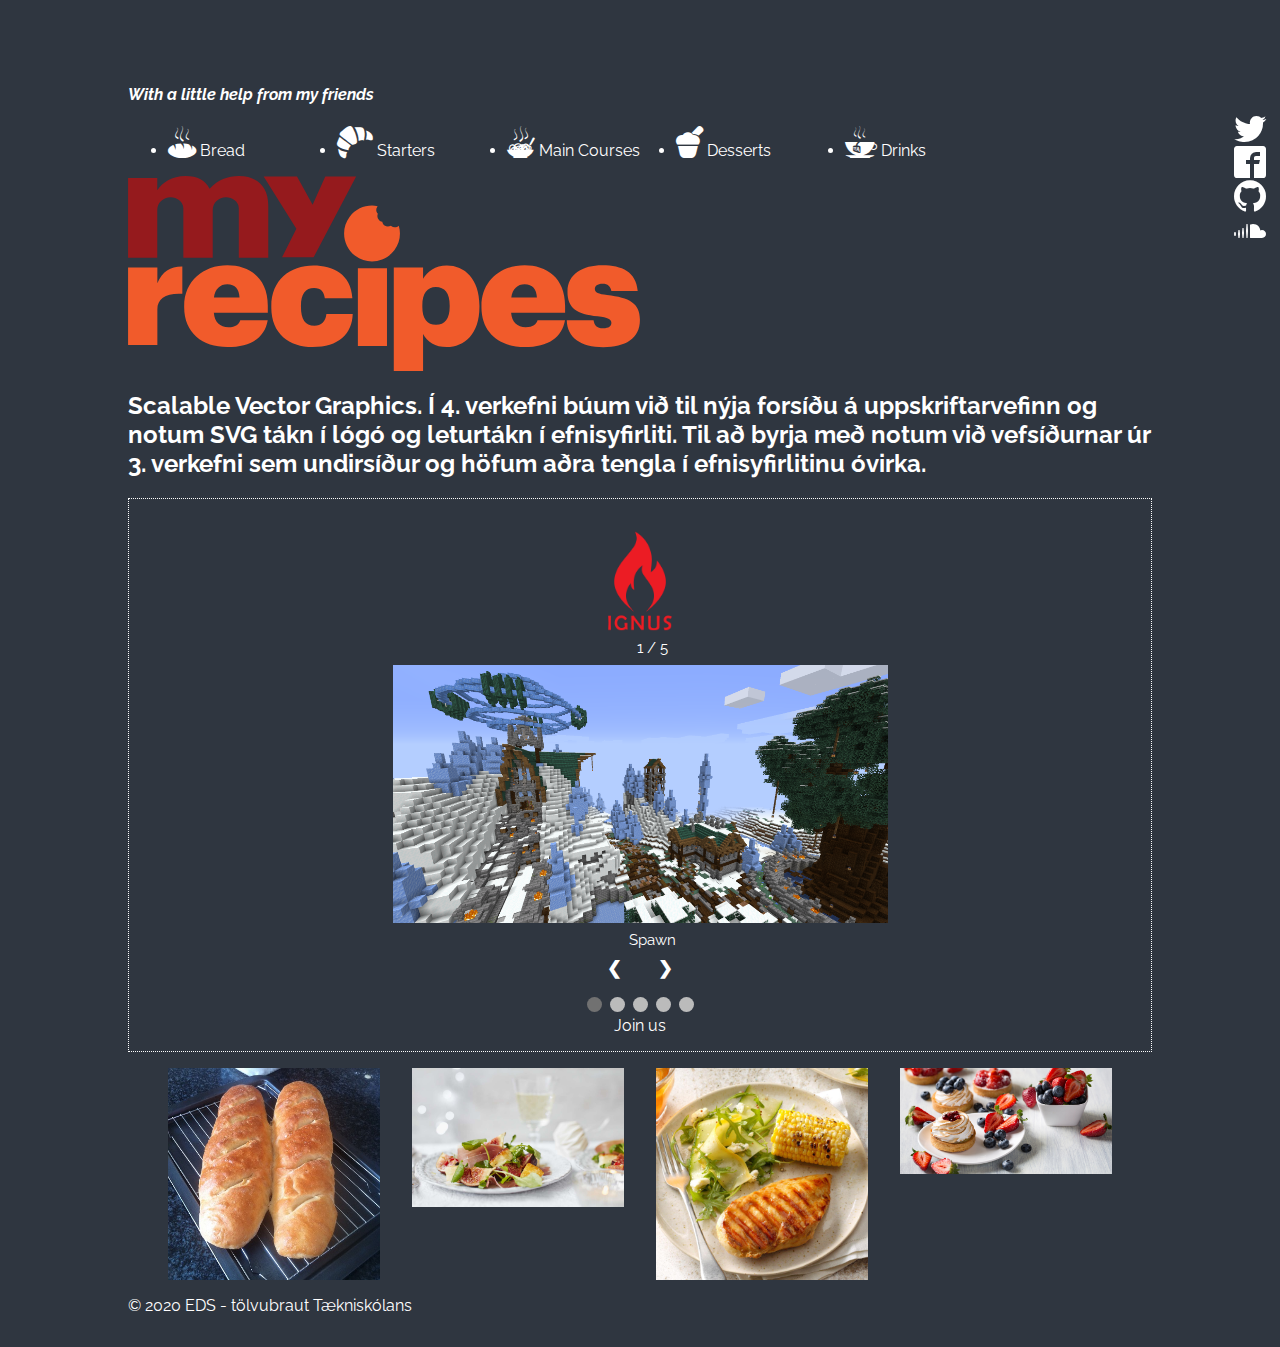
<file: index.html>
<!DOCTYPE html>
<html lang="is">
<head>
    <meta charset="UTF-8">
    <meta name="viewport" content="width=device-width, initial-scale=1.0">
    <link href="https://fonts.googleapis.com/css?family=Raleway&display=swap" rel="stylesheet">
    <link rel="stylesheet" href="css/styless.min.css">
    <title>My Recipes</title>
</head>
<body class="container">
    <header class="headcol-2">
        <div>
            <h4><em>With a little help from my friends</em></h4>
        </div>
        <nav class="topnav">
            <ul class="topmenu">
                <li><a href="bread.html"><span class="icon-Bread"></span> Bread</a></li>
                <li><a href="#"><span class="icon-Starters"></span> Starters</a></li>
                <li><a href="#"><span class="icon-Meals"></span> Main Courses</a></li>
                <li><a href="#"><span class="icon-Sweets"></span> Desserts</a></li>
                <li><a href="#"><span class="icon-Drinks"></span> Drinks</a></li>
            </ul>
        </nav>
    </header>
    <main>
        <section class="col-3-1">
            <div class="splashlogo">
                <img src="img/my-recipes.svg" width="50%" title="myrecipes lógó">
            </div>
            <div class="kynning">
                <h2>Scalable Vector Graphics. Í 4. verkefni búum við til nýja forsíðu á uppskriftarvefinn og notum SVG tákn í lógó og leturtákn í efnisyfirliti.  Til að byrja með notum við vefsíðurnar úr 3. verkefni sem undirsíður og höfum aðra tengla í efnisyfirlitinu óvirka. </h2>
            </div>
            <div class="auglysing">
                <p><div class="ad1">
<img src="img/Ignus_Logo.jpg" width="12.5%" class="ad">
<meta name="viewport" content="width=device-width, initial-scale=1">
</head>
<body>

<div class="slideshow-container">

<div class="mySlides fade">
  <div class="numbertext">1 / 5</div>
  <img src="img/spawn.png" width="50%">
  <div class="text">Spawn</div>
</div>

<div class="mySlides fade">
  <div class="numbertext">2 / 5</div>
  <img src="img/Japan.png" width="50%">
  <div class="text">Nice Houses</div>
</div>

<div class="mySlides fade">
  <div class="numbertext">3 / 5</div>
  <img src="img/Storage.png" width="50%">
  <div class="text">Good Storage</div>
</div>
<div class="mySlides fade">
    <div class="numbertext">4 / 5</div>
    <img src="img/Koral.png" width="50%" class="ad4">
    <div class="text">a vast ocean</div>
  </div>
  <div class="mySlides fade">
    <div class="numbertext">5 / 5</div>
    <img src="img/Human.png" width="50%">
    <div class="text">no Quarintine</div>
  </div>

<a class="prev" onclick="plusSlides(-1)">&#10094;</a>
<a class="next" onclick="plusSlides(1)">&#10095;</a>

</div>
<br>

<div style="text-align:center">
  <span class="dot" onclick="currentSlide(1)"></span> 
  <span class="dot" onclick="currentSlide(2)"></span> 
  <span class="dot" onclick="currentSlide(3)"></span>
  <span class="dot" onclick="currentSlide(4)"></span>
  <span class="dot" onclick="currentSlide(5)"></span> 
</div>

<script>
var slideIndex = 1;
showSlides(slideIndex);

function plusSlides(n) {
  showSlides(slideIndex += n);
}

function currentSlide(n) {
  showSlides(slideIndex = n);
}

function showSlides(n) {
  var i;
  var slides = document.getElementsByClassName("mySlides");
  var dots = document.getElementsByClassName("dot");
  if (n > slides.length) {slideIndex = 1}    
  if (n < 1) {slideIndex = slides.length}
  for (i = 0; i < slides.length; i++) {
      slides[i].style.display = "none";  
  }
  for (i = 0; i < dots.length; i++) {
      dots[i].className = dots[i].className.replace(" active", "");
  }
  slides[slideIndex-1].style.display = "block";  
  dots[slideIndex-1].className += " active";
}
</script>
<a href="https://discord.gg/8hwRn3z" target="_blank" class="ad1">Join us</a>
</div>
            <div>
        </section>
        <figure class="col-4">
            <img src="img/bread.jpg" title="bread">
            <img src="img/FigHamStarter.jpg"title="starters">
            <img src="img/Grilled-Buttermilk-Chicken.jpg"itle="courses">
            <img src="img/desserts-hero.jpg"title="desserts">
        </figure>
    </main>
    <footer><p>&copy; 2020 EDS - tölvubraut Tækniskólans</p></footer>
<div class="sMedia">
    <div class="bubbles">
        <a href="http://twitter.com" title="Twitter">
            <span class="icon-twitter"> </span>
        </a>
    </div>
    <div class="facebook">
        <a href="https://facebook.com" title="Facebook">
            <span class="icon-facebook2"> </span>
        </a> 
    </div>
    <div class="github"> 
        <a href="https://github.com/Tardis2105/resipies_Template/tree/gh-pages" title="Github">
            <span class="icon-github"> </span>
        </a>
    </div>
    <div class="soundcloud"> 
        <a href="https://soundcloud.com/" title="Soundcloud">
            <span class="icon-soundcloud"> </span>
        </a>
    </div>
</div>
</body>
</html>
</file>
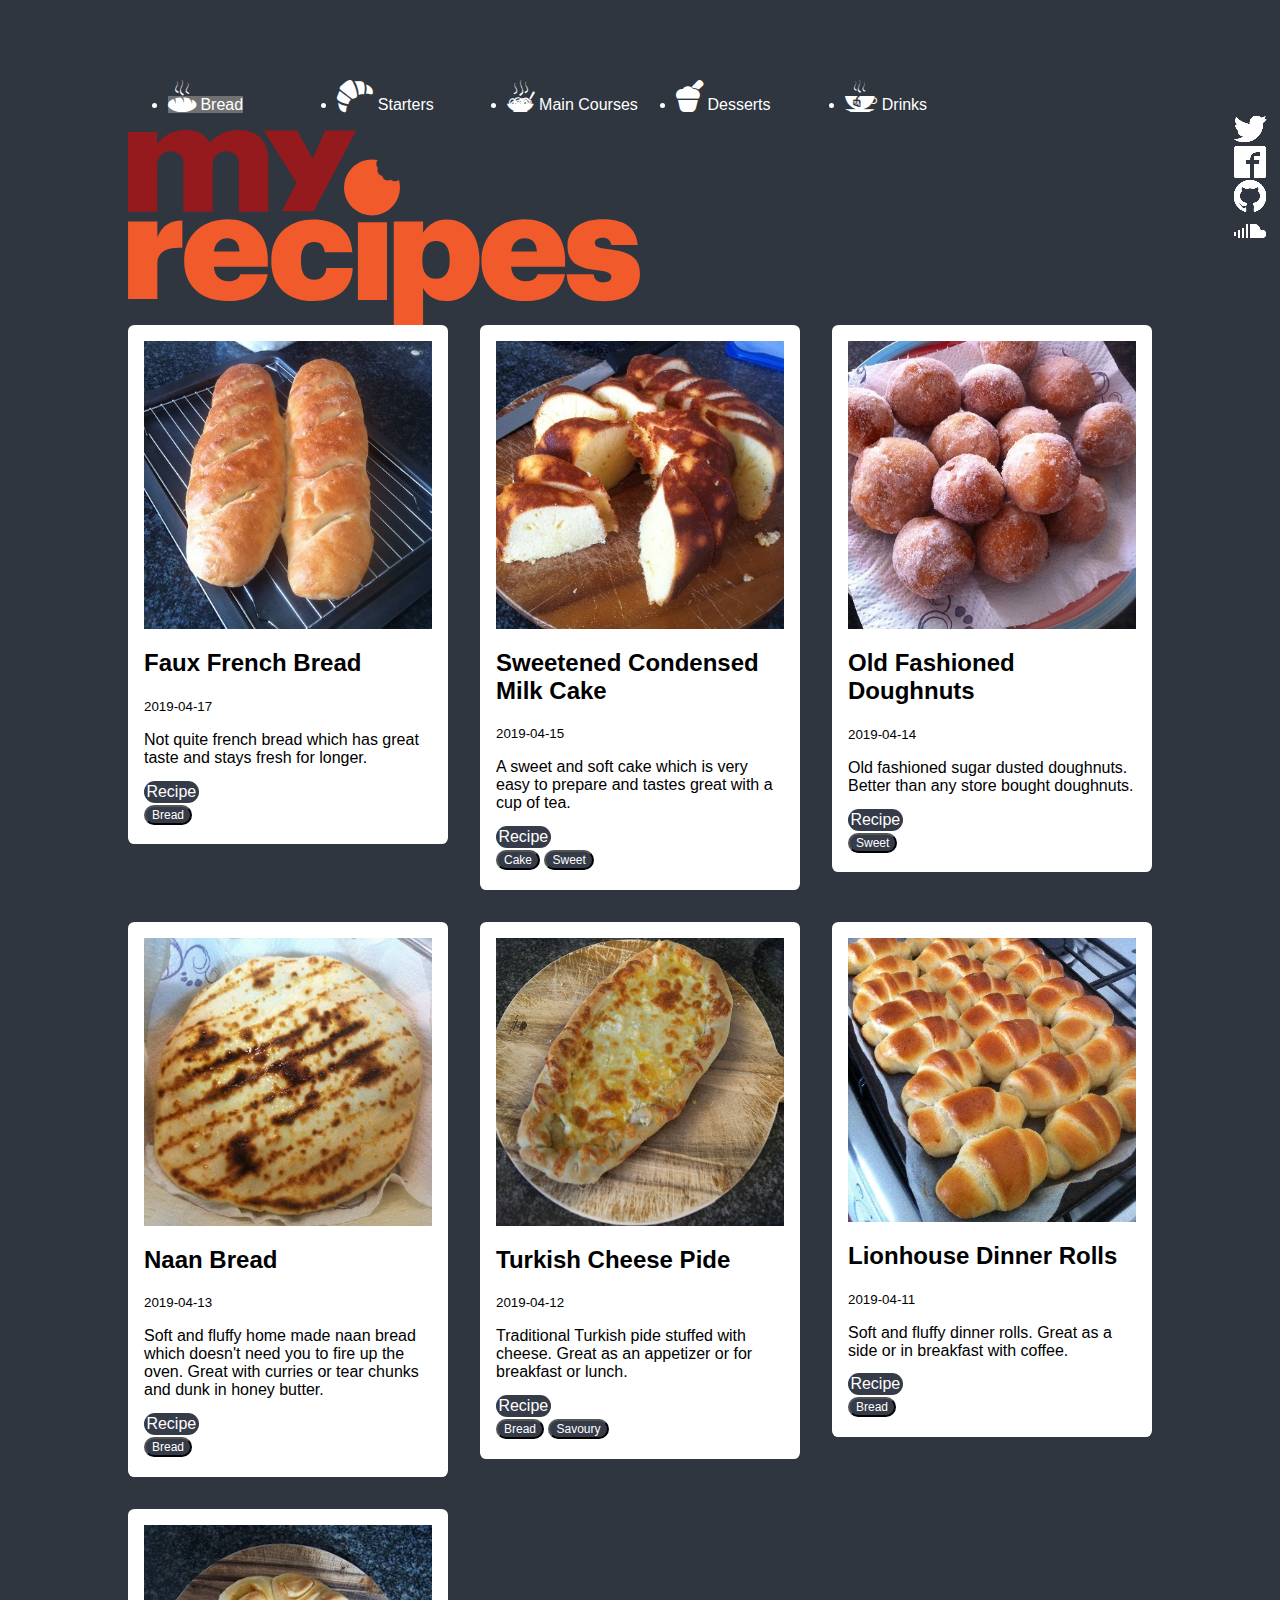
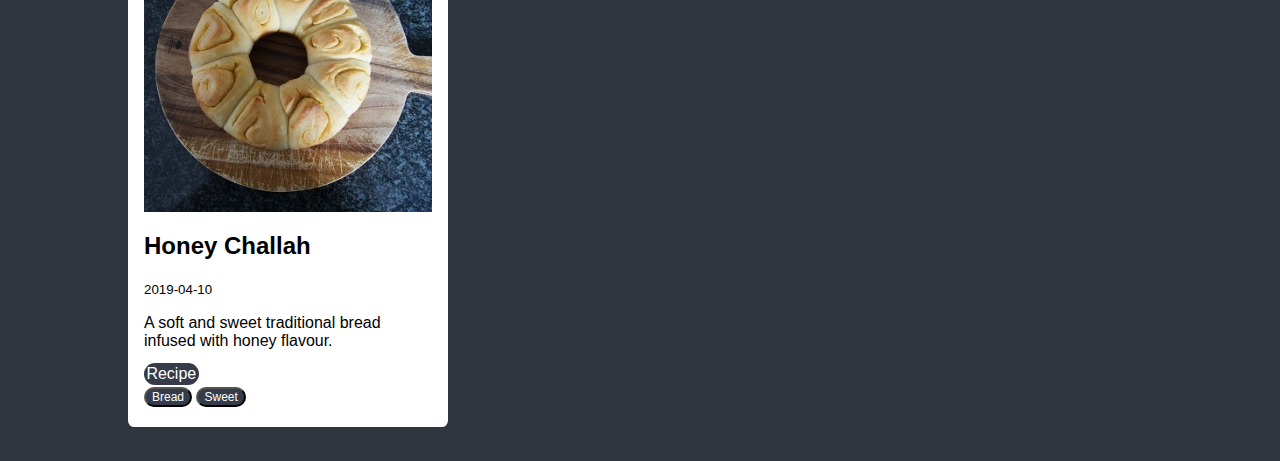
<file: bread.html>
<!DOCTYPE html>

<html lang="en">
<head>
    <meta charset="UTF-8">
    <meta name="viewport" content="width=device-width, initial-scale=1.0">
    <meta http-equiv="X-UA-Compatible" content="ie=edge">
    <!--link rel="stylesheet" href="https://cdn.jsdelivr.net/npm/picnic@6.5.0/picnic.min.css"-->
    <link rel="stylesheet" href="css/styless.min.css">
    <title>My Recipes</title>
</head>
<body class="container">
    
    
<nav class="topnav">
    <ul class="topmenu">
        <li><a href="bread.html" class="active"><span class="icon-Bread"></span> Bread</a></li>
        <li><a href="#"><span class="icon-Starters"></span> Starters</a></li>
        <li><a href="#"><span class="icon-Meals"></span> Main Courses</a></li>
        <li><a href="#"><span class="icon-Sweets"></span> Desserts</a></li>
        <li><a href="#"><span class="icon-Drinks"></span> Drinks</a></li>
    </ul>
</nav>
<div class="splashlogo"><a href="index.html">
    <img src="img/my-recipes.svg" width="50%" title="myrecipes logo">
    </a>
</div>
<div class="col-3">



    <div>

        <article class="card">
            <header>
                <img src="img/bread.jpg">
            </header>
            <footer>
                <h2>Faux French Bread</h2>
                <small>2019-04-17</small>
                <p>
                    Not quite french bread which has great taste and stays fresh for longer.
                </p>
                <a class="button" href="posts/french-bread.html">Recipe</a>
                <br>
                
                
                    <button class="shyButton mybutton">Bread</button>
                
            </footer>
            
        </article>

    </div>
    <div class="sMedia">
        <div class="bubbles">
            <a href="http://twitter.com" title="Twitter">
                <span class="icon-twitter"> </span>
            </a>
        </div>
        <div class="facebook">
            <a href="https://facebook.com" title="Facebook">
                <span class="icon-facebook2"> </span>
            </a> 
        </div>
        <div class="github"> 
            <a href="#" title="Github">
                <span class="icon-github"> </span>
            </a>
        </div>
        <div class="soundcloud"> 
            <a href="https://soundcloud.com/" title="Soundcloud">
                <span class="icon-soundcloud"> </span>
            </a>
        </div>
    </div>
<!-- 
    <p>
            <h2>1: <a href="posts/french-bread.html">Faux French Bread</a> <small>2019-04-17</small></h2>
            Not quite french bread which has great taste and stays fresh for longer.
        </p> -->



    <div>

        <article class="card">
            <header>
                <img src="img/cond-milk-cake.jpg">
            </header>
            <footer>
                <h2>Sweetened Condensed Milk Cake</h2>
                <small>2019-04-15</small>
                <p>
                    A sweet and soft cake which is very easy to prepare and tastes great with a cup of tea.
                </p>
                <a class="button" href="posts/condensed-milk-cake.html">Recipe</a>
                <br>
                
                
                    <button class="shyButton mybutton">Cake</button>
                
                    <button class="shyButton mybutton"> Sweet</button>
                
            </footer>
            
        </article>

    </div>
    <div class="sMedia">
        <div class="bubbles">
            <a href="http://twitter.com" title="Twitter">
                <span class="icon-twitter"> </span>
            </a>
        </div>
        <div class="facebook">
            <a href="https://facebook.com" title="Facebook">
                <span class="icon-facebook2"> </span>
            </a> 
        </div>
        <div class="github"> 
            <a href="#" title="Github">
                <span class="icon-github"> </span>
            </a>
        </div>
        <div class="soundcloud"> 
            <a href="https://soundcloud.com/" title="Soundcloud">
                <span class="icon-soundcloud"> </span>
            </a>
        </div>
    </div>
<!-- 
    <p>
            <h2>2: <a href="posts/condensed-milk-cake.html">Sweetened Condensed Milk Cake</a> <small>2019-04-15</small></h2>
            A sweet and soft cake which is very easy to prepare and tastes great with a cup of tea.
        </p> -->



    <div>

        <article class="card">
            <header>
                <img src="img/doughnuts.jpg">
            </header>
            <footer>
                <h2>Old Fashioned Doughnuts</h2>
                <small>2019-04-14</small>
                <p>
                    Old fashioned sugar dusted doughnuts. Better than any store bought doughnuts.
                </p>
                <a class="button" href="posts/doughnuts.html">Recipe</a>
                <br>
                
                
                    <button class="shyButton mybutton">Sweet</button>
                
            </footer>
            
        </article>

    </div>
    <div class="sMedia">
        <div class="bubbles">
            <a href="http://twitter.com" title="Twitter">
                <span class="icon-twitter"> </span>
            </a>
        </div>
        <div class="facebook">
            <a href="https://facebook.com" title="Facebook">
                <span class="icon-facebook2"> </span>
            </a> 
        </div>
        <div class="github"> 
            <a href="#" title="Github">
                <span class="icon-github"> </span>
            </a>
        </div>
        <div class="soundcloud"> 
            <a href="https://soundcloud.com/" title="Soundcloud">
                <span class="icon-soundcloud"> </span>
            </a>
        </div>
    </div>
<!-- 
    <p>
            <h2>3: <a href="posts/doughnuts.html">Old Fashioned Doughnuts</a> <small>2019-04-14</small></h2>
            Old fashioned sugar dusted doughnuts. Better than any store bought doughnuts.
        </p> -->



    <div>

        <article class="card">
            <header>
                <img src="img/naan.jpg">
            </header>
            <footer>
                <h2>Naan Bread</h2>
                <small>2019-04-13</small>
                <p>
                    Soft and fluffy home made naan bread which doesn't need you to fire up the oven. Great with curries or tear chunks and dunk in honey butter.
                </p>
                <a class="button" href="posts/naan.html">Recipe</a>
                <br>
                
                
                    <button class="shyButton mybutton">Bread</button>
                
            </footer>
            
        </article>

    </div>
    <div class="sMedia">
        <div class="bubbles">
            <a href="http://twitter.com" title="Twitter">
                <span class="icon-twitter"> </span>
            </a>
        </div>
        <div class="facebook">
            <a href="https://facebook.com" title="Facebook">
                <span class="icon-facebook2"> </span>
            </a> 
        </div>
        <div class="github"> 
            <a href="#" title="Github">
                <span class="icon-github"> </span>
            </a>
        </div>
        <div class="soundcloud"> 
            <a href="https://soundcloud.com/" title="Soundcloud">
                <span class="icon-soundcloud"> </span>
            </a>
        </div>
    </div>
<!-- 
    <p>
            <h2>4: <a href="posts/naan.html">Naan Bread</a> <small>2019-04-13</small></h2>
            Soft and fluffy home made naan bread which doesn't need you to fire up the oven. Great with curries or tear chunks and dunk in honey butter.
        </p> -->



    <div>

        <article class="card">
            <header>
                <img src="img/pide.jpg">
            </header>
            <footer>
                <h2>Turkish Cheese Pide</h2>
                <small>2019-04-12</small>
                <p>
                    Traditional Turkish pide stuffed with cheese. Great as an appetizer or for breakfast or lunch.
                </p>
                <a class="button" href="posts/turkish-pide.html">Recipe</a>
                <br>
                
                
                    <button class="shyButton mybutton">Bread</button>
                
                    <button class="shyButton mybutton"> Savoury</button>
                
            </footer>
            
        </article>

    </div>
    <div class="sMedia">
        <div class="bubbles">
            <a href="http://twitter.com" title="Twitter">
                <span class="icon-twitter"> </span>
            </a>
        </div>
        <div class="facebook">
            <a href="https://facebook.com" title="Facebook">
                <span class="icon-facebook2"> </span>
            </a> 
        </div>
        <div class="github"> 
            <a href="#" title="Github">
                <span class="icon-github"> </span>
            </a>
        </div>
        <div class="soundcloud"> 
            <a href="https://soundcloud.com/" title="Soundcloud">
                <span class="icon-soundcloud"> </span>
            </a>
        </div>
    </div>
<!-- 
    <p>
            <h2>5: <a href="posts/turkish-pide.html">Turkish Cheese Pide</a> <small>2019-04-12</small></h2>
            Traditional Turkish pide stuffed with cheese. Great as an appetizer or for breakfast or lunch.
        </p> -->



    <div>

        <article class="card">
            <header>
                <img src="img/rolls.jpg">
            </header>
            <footer>
                <h2>Lionhouse Dinner Rolls</h2>
                <small>2019-04-11</small>
                <p>
                    Soft and fluffy dinner rolls. Great as a side or in breakfast with coffee.
                </p>
                <a class="button" href="posts/lionhouse-rolls.html">Recipe</a>
                <br>
                
                
                    <button class="shyButton mybutton">Bread</button>
                
            </footer>
            
        </article>

    </div>
    <div class="sMedia">
        <div class="bubbles">
            <a href="http://twitter.com" title="Twitter">
                <span class="icon-twitter"> </span>
            </a>
        </div>
        <div class="facebook">
            <a href="https://facebook.com" title="Facebook">
                <span class="icon-facebook2"> </span>
            </a> 
        </div>
        <div class="github"> 
            <a href="#" title="Github">
                <span class="icon-github"> </span>
            </a>
        </div>
        <div class="soundcloud"> 
            <a href="https://soundcloud.com/" title="Soundcloud">
                <span class="icon-soundcloud"> </span>
            </a>
        </div>
    </div>
<!-- 
    <p>
            <h2>6: <a href="posts/lionhouse-rolls.html">Lionhouse Dinner Rolls</a> <small>2019-04-11</small></h2>
            Soft and fluffy dinner rolls. Great as a side or in breakfast with coffee.
        </p> -->



    <div>

        <article class="card">
            <header>
                <img src="img/challah.jpg">
            </header>
            <footer>
                <h2>Honey Challah</h2>
                <small>2019-04-10</small>
                <p>
                    A soft and sweet traditional bread infused with honey flavour.
                </p>
                <a class="button" href="posts/honey-challah.html">Recipe</a>
                <br>
                
                
                    <button class="shyButton mybutton">Bread</button>
                
                    <button class="shyButton mybutton"> Sweet</button>
                
            </footer>
            
        </article>

    </div>
    <div class="sMedia">
        <div class="bubbles">
            <a href="http://twitter.com" title="Twitter">
                <span class="icon-twitter"> </span>
            </a>
        </div>
        <div class="facebook">
            <a href="https://facebook.com" title="Facebook">
                <span class="icon-facebook2"> </span>
            </a> 
        </div>
        <div class="github"> 
            <a href="#" title="Github">
                <span class="icon-github"> </span>
            </a>
        </div>
        <div class="soundcloud"> 
            <a href="https://soundcloud.com/" title="Soundcloud">
                <span class="icon-soundcloud"> </span>
            </a>
        </div>
    </div>
<!-- 
    <p>
            <h2>7: <a href="posts/honey-challah.html">Honey Challah</a> <small>2019-04-10</small></h2>
            A soft and sweet traditional bread infused with honey flavour.
        </p> -->



</div>



    <br>

</body>
</html>
</file>
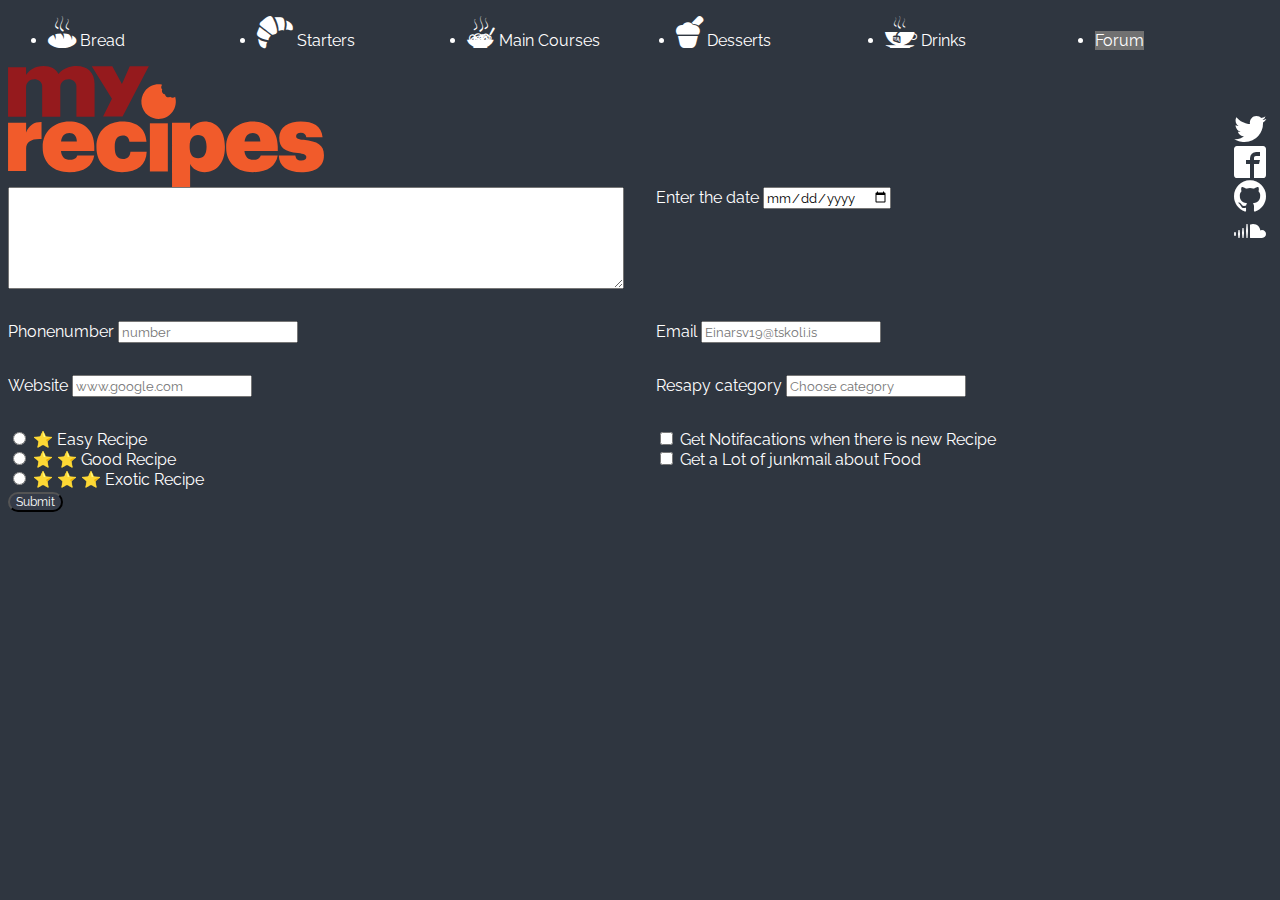
<file: forum.html>
<!DOCTYPE html>
<html lang="is">
    <head>
        <meta charset="UTF-8">
        <meta name="viewport" content="width=device-width, initial-scale=1.0">
        <link href="https://fonts.googleapis.com/css?family=Raleway&display=swap" rel="stylesheet">
        <link rel="stylesheet" href="css/styless.min.css">
        <title>Forum</title>
    </head>
<body>
    <nav class="topnav">
        <ul class="topmenu">
            <li><a href="bread.html"><span class="icon-Bread"></span> Bread</a></li>
            <li><a href="#"><span class="icon-Starters"></span> Starters</a></li>
            <li><a href="#"><span class="icon-Meals"></span> Main Courses</a></li>
            <li><a href="#"><span class="icon-Sweets"></span> Desserts</a></li>
            <li><a href="#"><span class="icon-Drinks"></span> Drinks</a></li>
            <li><a href="forum.html" class="active"><span class="icon-forum"></span> Forum</a></li>
        </ul>
    </nav>
    <div class="splashlogo"><a href="index.html">
        <img src="img/my-recipes.svg" width="25%" title="myrecipes logo">
        </a>
    </div>
    <nav class="paddin">
    <div class="col-2">
        <textarea class="full-width" rows="6"></textarea>
        <section>
    <label for="birthday">Enter the date</label>
    <input type="date" name="birthday">
</section>
<section>
    <label for="phone">Phonenumber</label>
    <input type="number" placeholder="number" name="phone">
</section>
<section>
    <label for="Email">Email</label>
    <input type="email" placeholder="Einarsv19@tskoli.is" name="Email">
</section>
<section>
    <label for="Website">Website</label>
    <input type="url" placeholder="www.google.com" name="website">
</section>
<section>
    <label for="category">Resapy category</label>
    <input list="category" name="category" placeholder="Choose category">
    <datalist id="category">
        <option value="Bread" selected>Bread</option>
        <option value="Starters">Starters</option>
        <option value="Main Courses">Main Courses</option>
        <option value="Desserts">Desserts</option>
        <option value="Drinks">Drinks</option>
    </datalist>
</section>
<section>
    <input type="radio" name="Star" value="Sunday"> 	&#11088; Easy Recipe
    <br>
    <input type="radio" name="Star" value="Sunday"> 	&#11088;	&#11088; Good Recipe
    <br>
    <input type="radio" name="Star" value="Sunday"> 	&#11088;	&#11088;	&#11088; Exotic Recipe
</section>
<Section>
    <input type="checkbox" name="day" value="Sunday"> Get Notifacations when there is new Recipe
    <br>
    <input type="checkbox" name="day" value="Sunday"> Get a Lot of junkmail about Food
</Section>
    </div>
    <button class="mybutton">Submit</button>
    </nav>
      <div class="sMedia">
        <div class="bubbles">
            <a href="http://twitter.com" title="Twitter">
                <span class="icon-twitter"> </span>
            </a>
        </div>
        <div class="facebook">
            <a href="https://facebook.com" title="Facebook">
                <span class="icon-facebook2"> </span>
            </a> 
        </div>
        <div class="github"> 
            <a href="https://github.com/Tardis2105/resipies_Template/tree/gh-pages" title="Github">
                <span class="icon-github"> </span>
            </a>
        </div>
        <div class="soundcloud"> 
            <a href="https://soundcloud.com/" title="Soundcloud">
                <span class="icon-soundcloud"> </span>
            </a>
        </div>
    </div>  
</body>
</html>
</file>
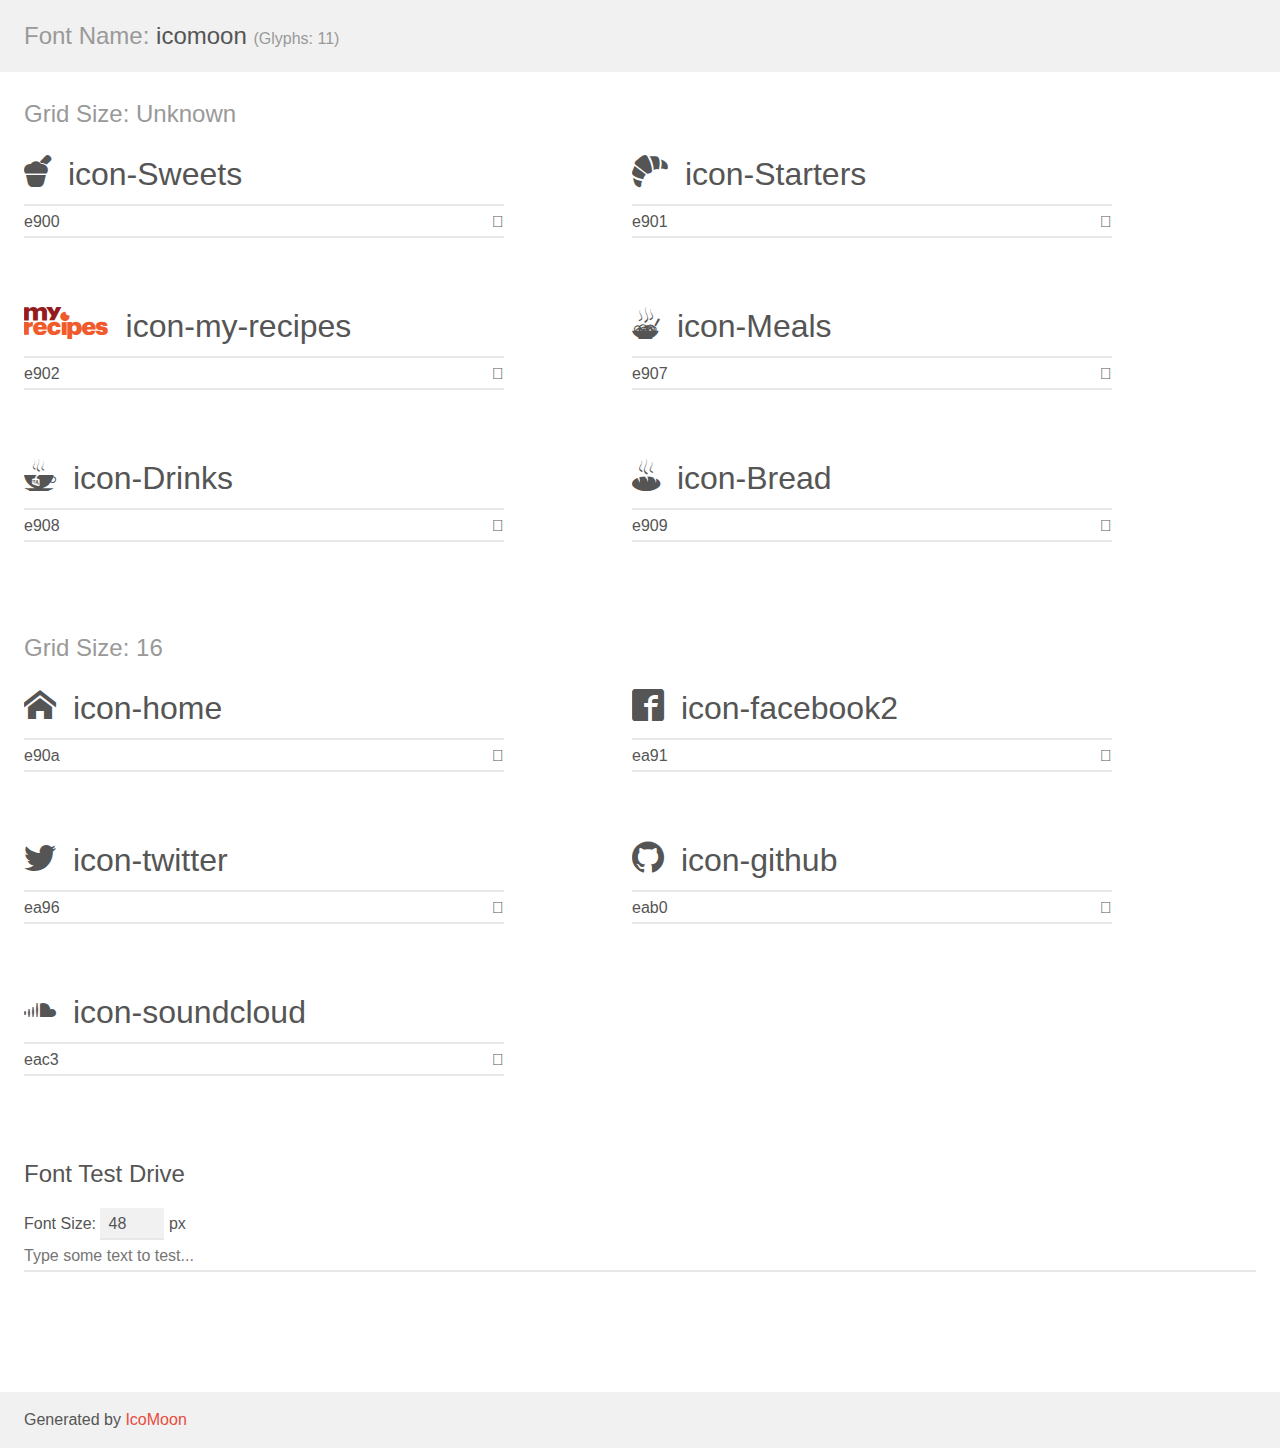
<file: icomoon/demo.html>
<!doctype html>
<html>
<head>
    <meta charset="utf-8">
    <title>IcoMoon Demo</title>
    <meta name="description" content="An Icon Font Generated By IcoMoon.io">
    <meta name="viewport" content="width=device-width, initial-scale=1">
    <link rel="stylesheet" href="demo-files/demo.css">
    <link rel="stylesheet" href="style.css"></head>
<body>
    <div class="bgc1 clearfix">
        <h1 class="mhmm mvm"><span class="fgc1">Font Name:</span> icomoon <small class="fgc1">(Glyphs:&nbsp;11)</small></h1>
    </div>
    <div class="clearfix mhl ptl">
        <h1 class="mvm mtn fgc1">Grid Size: Unknown</h1>
        <div class="glyph fs1">
            <div class="clearfix bshadow0 pbs">
                <span class="icon-Sweets"></span>
                <span class="mls"> icon-Sweets</span>
            </div>
            <fieldset class="fs0 size1of1 clearfix hidden-false">
                <input type="text" readonly value="e900" class="unit size1of2" />
                <input type="text" maxlength="1" readonly value="&#xe900;" class="unitRight size1of2 talign-right" />
            </fieldset>
            <div class="fs0 bshadow0 clearfix hidden-true">
                <span class="unit pvs fgc1">liga: </span>
                <input type="text" readonly value="" class="liga unitRight" />
            </div>
        </div>
        <div class="glyph fs1">
            <div class="clearfix bshadow0 pbs">
                <span class="icon-Starters"></span>
                <span class="mls"> icon-Starters</span>
            </div>
            <fieldset class="fs0 size1of1 clearfix hidden-false">
                <input type="text" readonly value="e901" class="unit size1of2" />
                <input type="text" maxlength="1" readonly value="&#xe901;" class="unitRight size1of2 talign-right" />
            </fieldset>
            <div class="fs0 bshadow0 clearfix hidden-true">
                <span class="unit pvs fgc1">liga: </span>
                <input type="text" readonly value="" class="liga unitRight" />
            </div>
        </div>
        <div class="glyph fs1">
            <div class="clearfix bshadow0 pbs">
                <span class="icon-my-recipes"><span class="path1"></span><span class="path2"></span><span class="path3"></span><span class="path4"></span><span class="path5"></span></span>
                <span class="mls"> icon-my-recipes</span>
            </div>
            <fieldset class="fs0 size1of1 clearfix hidden-false">
                <input type="text" readonly value="e902" class="unit size1of2" />
                <input type="text" maxlength="1" readonly value="&#xe902;" class="unitRight size1of2 talign-right" />
            </fieldset>
            <div class="fs0 bshadow0 clearfix hidden-true">
                <span class="unit pvs fgc1">liga: </span>
                <input type="text" readonly value="" class="liga unitRight" />
            </div>
        </div>
        <div class="glyph fs1">
            <div class="clearfix bshadow0 pbs">
                <span class="icon-Meals"></span>
                <span class="mls"> icon-Meals</span>
            </div>
            <fieldset class="fs0 size1of1 clearfix hidden-false">
                <input type="text" readonly value="e907" class="unit size1of2" />
                <input type="text" maxlength="1" readonly value="&#xe907;" class="unitRight size1of2 talign-right" />
            </fieldset>
            <div class="fs0 bshadow0 clearfix hidden-true">
                <span class="unit pvs fgc1">liga: </span>
                <input type="text" readonly value="" class="liga unitRight" />
            </div>
        </div>
        <div class="glyph fs1">
            <div class="clearfix bshadow0 pbs">
                <span class="icon-Drinks"></span>
                <span class="mls"> icon-Drinks</span>
            </div>
            <fieldset class="fs0 size1of1 clearfix hidden-false">
                <input type="text" readonly value="e908" class="unit size1of2" />
                <input type="text" maxlength="1" readonly value="&#xe908;" class="unitRight size1of2 talign-right" />
            </fieldset>
            <div class="fs0 bshadow0 clearfix hidden-true">
                <span class="unit pvs fgc1">liga: </span>
                <input type="text" readonly value="" class="liga unitRight" />
            </div>
        </div>
        <div class="glyph fs1">
            <div class="clearfix bshadow0 pbs">
                <span class="icon-Bread"></span>
                <span class="mls"> icon-Bread</span>
            </div>
            <fieldset class="fs0 size1of1 clearfix hidden-false">
                <input type="text" readonly value="e909" class="unit size1of2" />
                <input type="text" maxlength="1" readonly value="&#xe909;" class="unitRight size1of2 talign-right" />
            </fieldset>
            <div class="fs0 bshadow0 clearfix hidden-true">
                <span class="unit pvs fgc1">liga: </span>
                <input type="text" readonly value="" class="liga unitRight" />
            </div>
        </div>
    </div>
    <div class="clearfix mhl ptl">
        <h1 class="mvm mtn fgc1">Grid Size: 16</h1>
        <div class="glyph fs2">
            <div class="clearfix bshadow0 pbs">
                <span class="icon-home"></span>
                <span class="mls"> icon-home</span>
            </div>
            <fieldset class="fs0 size1of1 clearfix hidden-false">
                <input type="text" readonly value="e90a" class="unit size1of2" />
                <input type="text" maxlength="1" readonly value="&#xe90a;" class="unitRight size1of2 talign-right" />
            </fieldset>
            <div class="fs0 bshadow0 clearfix hidden-true">
                <span class="unit pvs fgc1">liga: </span>
                <input type="text" readonly value="home, house" class="liga unitRight" />
            </div>
        </div>
        <div class="glyph fs2">
            <div class="clearfix bshadow0 pbs">
                <span class="icon-facebook2"></span>
                <span class="mls"> icon-facebook2</span>
            </div>
            <fieldset class="fs0 size1of1 clearfix hidden-false">
                <input type="text" readonly value="ea91" class="unit size1of2" />
                <input type="text" maxlength="1" readonly value="&#xea91;" class="unitRight size1of2 talign-right" />
            </fieldset>
            <div class="fs0 bshadow0 clearfix hidden-true">
                <span class="unit pvs fgc1">liga: </span>
                <input type="text" readonly value="facebook2, brand11" class="liga unitRight" />
            </div>
        </div>
        <div class="glyph fs2">
            <div class="clearfix bshadow0 pbs">
                <span class="icon-twitter"></span>
                <span class="mls"> icon-twitter</span>
            </div>
            <fieldset class="fs0 size1of1 clearfix hidden-false">
                <input type="text" readonly value="ea96" class="unit size1of2" />
                <input type="text" maxlength="1" readonly value="&#xea96;" class="unitRight size1of2 talign-right" />
            </fieldset>
            <div class="fs0 bshadow0 clearfix hidden-true">
                <span class="unit pvs fgc1">liga: </span>
                <input type="text" readonly value="twitter, brand16" class="liga unitRight" />
            </div>
        </div>
        <div class="glyph fs2">
            <div class="clearfix bshadow0 pbs">
                <span class="icon-github"></span>
                <span class="mls"> icon-github</span>
            </div>
            <fieldset class="fs0 size1of1 clearfix hidden-false">
                <input type="text" readonly value="eab0" class="unit size1of2" />
                <input type="text" maxlength="1" readonly value="&#xeab0;" class="unitRight size1of2 talign-right" />
            </fieldset>
            <div class="fs0 bshadow0 clearfix hidden-true">
                <span class="unit pvs fgc1">liga: </span>
                <input type="text" readonly value="github, brand40" class="liga unitRight" />
            </div>
        </div>
        <div class="glyph fs2">
            <div class="clearfix bshadow0 pbs">
                <span class="icon-soundcloud"></span>
                <span class="mls"> icon-soundcloud</span>
            </div>
            <fieldset class="fs0 size1of1 clearfix hidden-false">
                <input type="text" readonly value="eac3" class="unit size1of2" />
                <input type="text" maxlength="1" readonly value="&#xeac3;" class="unitRight size1of2 talign-right" />
            </fieldset>
            <div class="fs0 bshadow0 clearfix hidden-true">
                <span class="unit pvs fgc1">liga: </span>
                <input type="text" readonly value="soundcloud, brand58" class="liga unitRight" />
            </div>
        </div>
    </div>

    <!--[if gt IE 8]><!-->
    <div class="mhl clearfix mbl">
        <h1>Font Test Drive</h1>
        <label>
            Font Size: <input id="fontSize" type="number" class="textbox0 mbm"
            min="8" value="48" />
            px
        </label>
        <input id="testText" type="text" class="phl size1of1 mvl"
        placeholder="Type some text to test..." value=""/>
        <div id="testDrive" class="icon-" style="font-family: icomoon">&nbsp;
        </div>
    </div>
    <!--<![endif]-->
    <div class="bgc1 clearfix">
        <p class="mhl">Generated by <a href="https://icomoon.io/app">IcoMoon</a></p>
    </div>

    <script src="demo-files/demo.js"></script>
</body>
</html>
</file>
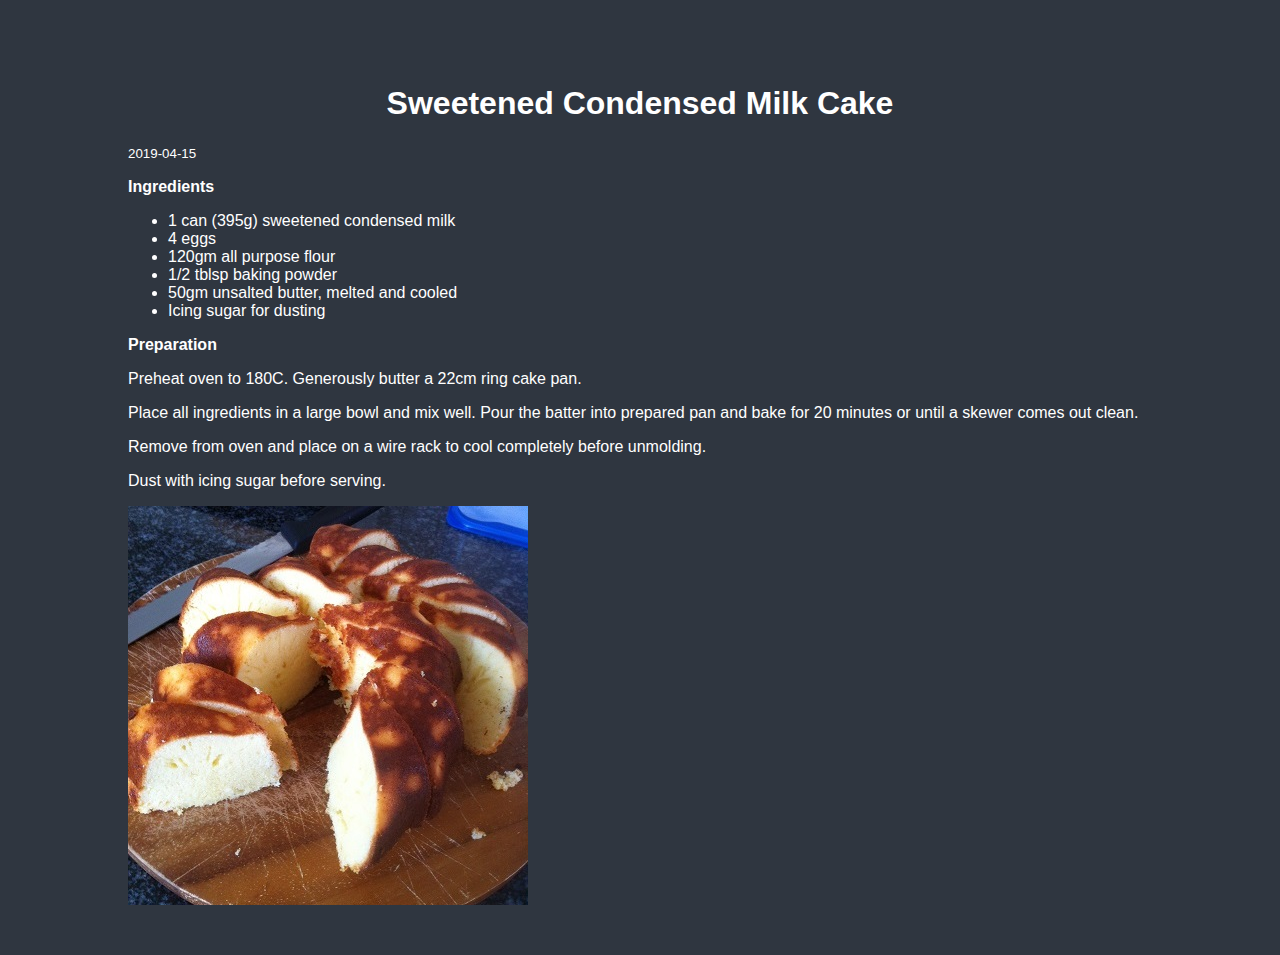
<file: posts/condensed-milk-cake.html>
<!DOCTYPE html>

<html lang="en">
<head>
    <meta charset="UTF-8">
    <meta name="viewport" content="width=device-width, initial-scale=1.0">
    <meta http-equiv="X-UA-Compatible" content="ie=edge">
    <!--link rel="stylesheet" href="https://cdn.jsdelivr.net/npm/picnic@6.5.0/picnic.min.css"-->
    <link rel="stylesheet" href="../css/styless.min.css">
    <title>My Recipes</title>
    <style>
        .container {
            width: 80%;
            margin: auto;
            margin-top: 3em;
        }

        .mybutton {
            background: #f7786b;
            font-size: 0.75em;
        }
    </style>
</head>
<body class="container">
    
    

<h1>Sweetened Condensed Milk Cake</h1>
<p>
    <small>2019-04-15</small>
    <p><strong>Ingredients</strong></p>

<ul>
<li>1 can (395g) sweetened condensed milk</li>
<li>4 eggs</li>
<li>120gm all purpose flour</li>
<li>1/2 tblsp baking powder</li>
<li>50gm unsalted butter, melted and cooled</li>
<li>Icing sugar for dusting</li>
</ul>

<p><strong>Preparation</strong></p>

<p>Preheat oven to 180C. Generously butter a 22cm ring cake pan.</p>

<p>Place all ingredients in a large bowl and mix well. Pour the batter into prepared pan and bake for 20 minutes or until a skewer comes out clean. </p>

<p>Remove from oven and place on a wire rack to cool completely before unmolding.</p>

<p>Dust with icing sugar before serving.</p>

    <img src="../img/cond-milk-cake.jpg">
</p>



    <br>

</body>
</html>
</file>
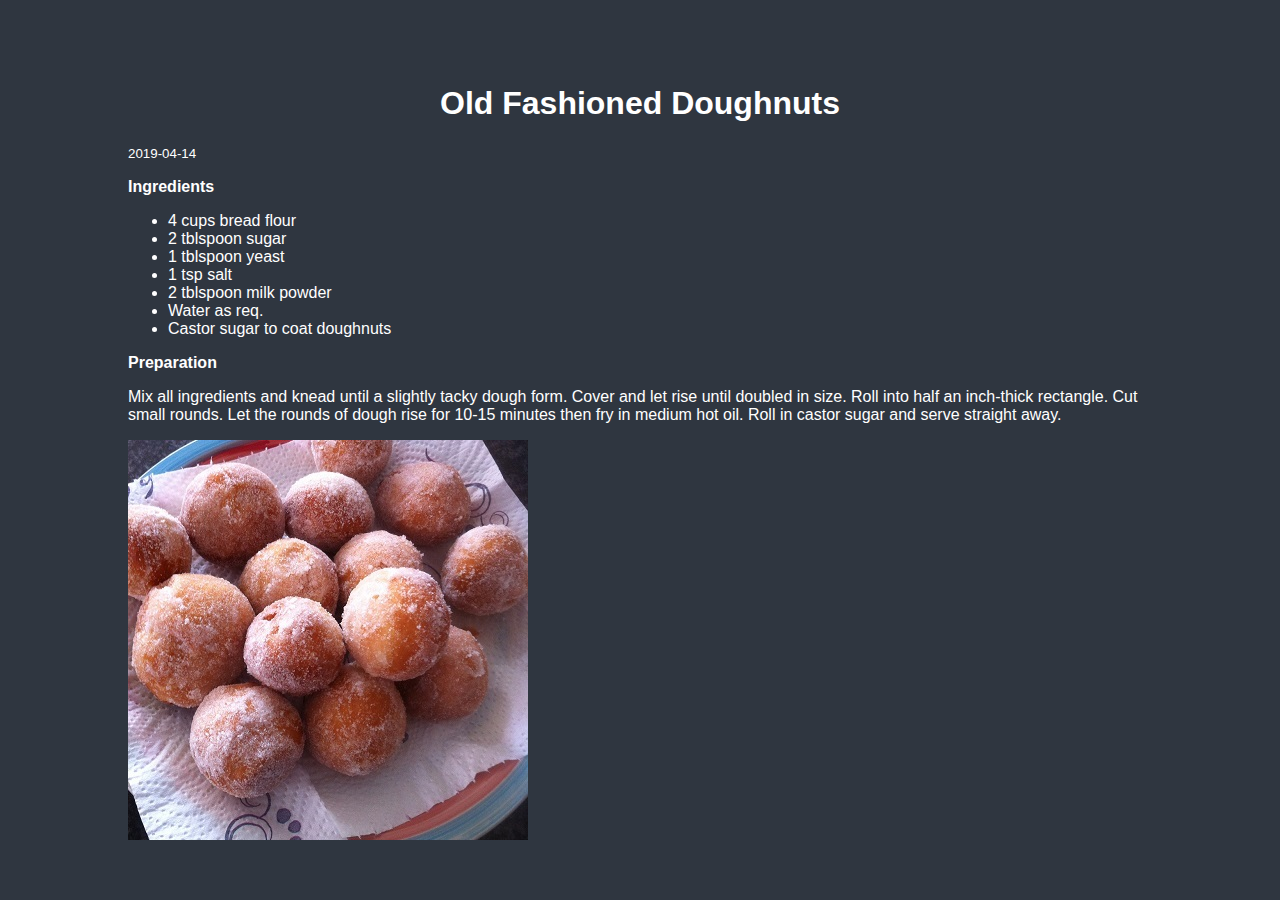
<file: posts/doughnuts.html>
<!DOCTYPE html>

<html lang="en">
<head>
    <meta charset="UTF-8">
    <meta name="viewport" content="width=device-width, initial-scale=1.0">
    <meta http-equiv="X-UA-Compatible" content="ie=edge">
    <!--link rel="stylesheet" href="https://cdn.jsdelivr.net/npm/picnic@6.5.0/picnic.min.css"-->
    <link rel="stylesheet" href="../css/styless.min.css">
    <title>My Recipes</title>
    <style>
        .container {
            width: 80%;
            margin: auto;
            margin-top: 3em;
        }

        .mybutton {
            background: #f7786b;
            font-size: 0.75em;
        }
    </style>
</head>
<body class="container">
    
    

<h1>Old Fashioned Doughnuts</h1>
<p>
    <small>2019-04-14</small>
    <p><strong>Ingredients</strong></p>

<ul>
<li>4 cups bread flour</li>
<li>2 tblspoon sugar</li>
<li>1 tblspoon yeast</li>
<li>1 tsp salt</li>
<li>2 tblspoon milk powder</li>
<li>Water as req.</li>
<li>Castor sugar to coat doughnuts</li>
</ul>

<p><strong>Preparation</strong></p>

<p>Mix all ingredients and knead until a slightly tacky dough form. Cover and let rise until doubled in size. Roll into half an inch-thick rectangle. Cut small rounds. Let the rounds of dough rise for 10-15 minutes then fry in medium hot oil. Roll in castor sugar and serve straight away.</p>

    <img src="../img/doughnuts.jpg">
</p>



    <br>

</body>
</html>
</file>
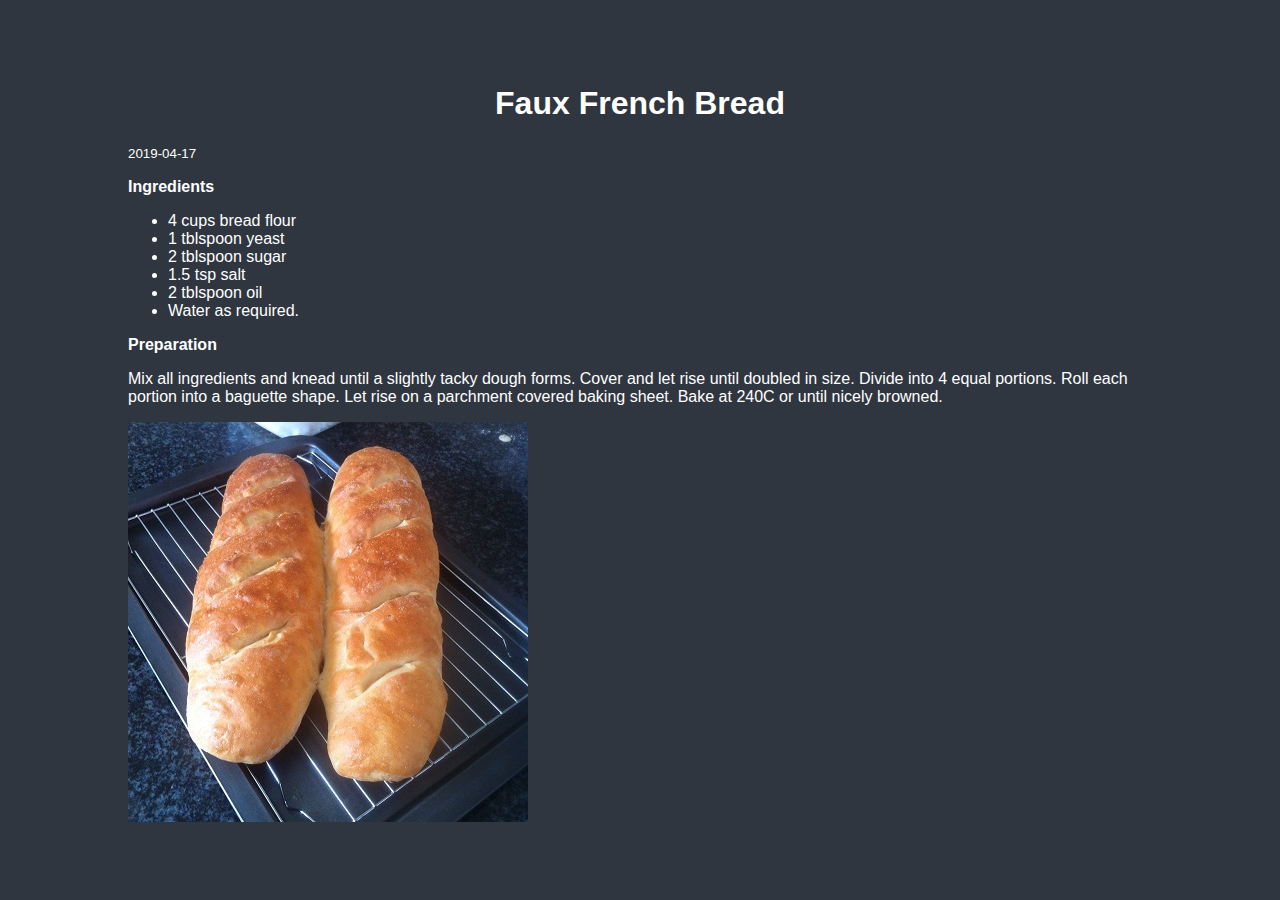
<file: posts/french-bread.html>
<!DOCTYPE html>

<html lang="en">
<head>
    <meta charset="UTF-8">
    <meta name="viewport" content="width=device-width, initial-scale=1.0">
    <meta http-equiv="X-UA-Compatible" content="ie=edge">
    <!--link rel="stylesheet" href="https://cdn.jsdelivr.net/npm/picnic@6.5.0/picnic.min.css"-->
    <link rel="stylesheet" href="../css/styless.min.css">
    <title>My Recipes</title>
    <style>
        .container {
            width: 80%;
            margin: auto;
            margin-top: 3em;
        }

        .mybutton {
            background: #f7786b;
            font-size: 0.75em;
        }
    </style>
</head>
<body class="container">
    
    

<h1>Faux French Bread</h1>
<p>
    <small>2019-04-17</small>
    <p><strong>Ingredients</strong></p>

<ul>
<li>4 cups bread flour</li>
<li>1 tblspoon yeast</li>
<li>2 tblspoon sugar</li>
<li>1.5 tsp salt</li>
<li>2 tblspoon oil</li>
<li>Water as required.</li>
</ul>

<p><strong>Preparation</strong></p>

<p>Mix all ingredients and knead until a slightly tacky dough forms. Cover and let rise until doubled in size. Divide into 4 equal portions. Roll each portion into a baguette shape. Let rise on a parchment covered baking sheet. Bake at 240C or until nicely browned.</p>

    <img src="../img/bread.jpg">
</p>



    <br>

</body>
</html>
</file>
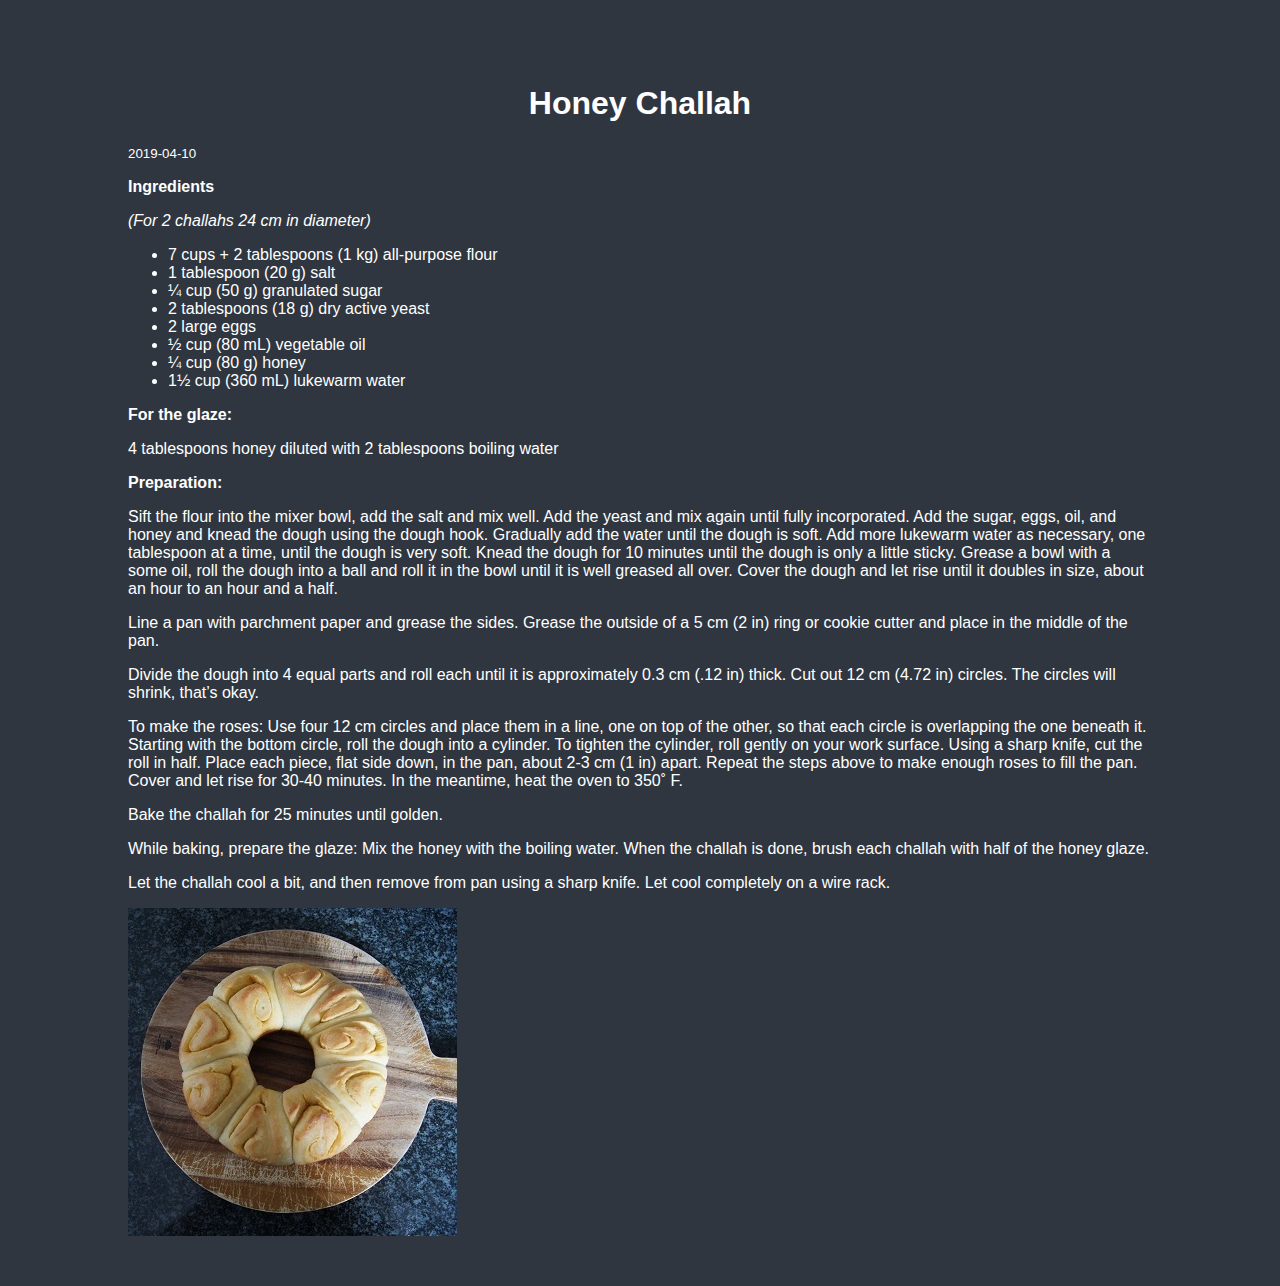
<file: posts/honey-challah.html>
<!DOCTYPE html>

<html lang="en">
<head>
    <meta charset="UTF-8">
    <meta name="viewport" content="width=device-width, initial-scale=1.0">
    <meta http-equiv="X-UA-Compatible" content="ie=edge">
    <!--link rel="stylesheet" href="https://cdn.jsdelivr.net/npm/picnic@6.5.0/picnic.min.css"-->
    <link rel="stylesheet" href="../css/styless.min.css">
    <title>My Recipes</title>
    <style>
        .container {
            width: 80%;
            margin: auto;
            margin-top: 3em;
        }

        .mybutton {
            background: #f7786b;
            font-size: 0.75em;
        }
    </style>
</head>
<body class="container">
    
    

<h1>Honey Challah</h1>
<p>
    <small>2019-04-10</small>
    <p><strong>Ingredients</strong></p>

<p><em>(For 2 challahs 24 cm in diameter)</em></p>

<ul>
<li>7 cups + 2 tablespoons (1 kg) all-purpose flour</li>
<li>1 tablespoon (20 g) salt</li>
<li>¼ cup (50 g) granulated sugar</li>
<li>2 tablespoons (18 g) dry active yeast</li>
<li>2 large eggs</li>
<li>½ cup (80 mL) vegetable oil</li>
<li>¼ cup (80 g) honey</li>
<li>1½ cup (360 mL) lukewarm water </li>
</ul>

<p><strong>For the glaze:</strong></p>

<p>4 tablespoons honey diluted with 2 tablespoons boiling water </p>

<p><strong>Preparation:</strong></p>

<p>Sift the flour into the mixer bowl, add the salt and mix well. Add the yeast and mix again until fully incorporated. Add the sugar, eggs, oil, and honey and knead the dough using the dough hook. Gradually add the water until the dough is soft. Add more lukewarm water as necessary, one tablespoon at a time, until the dough is very soft. Knead the dough for 10 minutes until the dough is only a little sticky. Grease a bowl with a some oil, roll the dough into a ball and roll it in the bowl until it is well greased all over. Cover the dough and let rise until it doubles in size, about an hour to an hour and a half. </p>

<p>Line a pan with parchment paper and grease the sides. Grease the outside of a 5 cm (2 in) ring or cookie cutter and place in the middle of the pan.  </p>

<p>Divide the dough into 4 equal parts and roll each until it is approximately 0.3 cm (.12 in) thick. Cut out 12 cm (4.72 in) circles. The circles will shrink, that’s okay. </p>

<p>To make the roses: Use four 12 cm circles and place them in a line, one on top of the other, so that each circle is overlapping the one beneath it. Starting with the bottom circle, roll the dough into a cylinder. To tighten the cylinder, roll gently on your work surface. Using a sharp knife, cut the roll in half. Place each piece, flat side down, in the pan, about 2-3 cm (1 in) apart. Repeat the steps above to make enough roses to fill the pan. Cover and let rise for 30-40 minutes. In the meantime, heat the oven to 350˚ F. </p>

<p>Bake the challah for 25 minutes until golden. </p>

<p>While baking, prepare the glaze: Mix the honey with the boiling water. When the challah is done, brush each challah with half of the honey glaze. </p>

<p>Let the challah cool a bit, and then remove from pan using a sharp knife. Let cool completely on a wire rack.</p>

    <img src="../img/challah.jpg">
</p>



    <br>

</body>
</html>
</file>
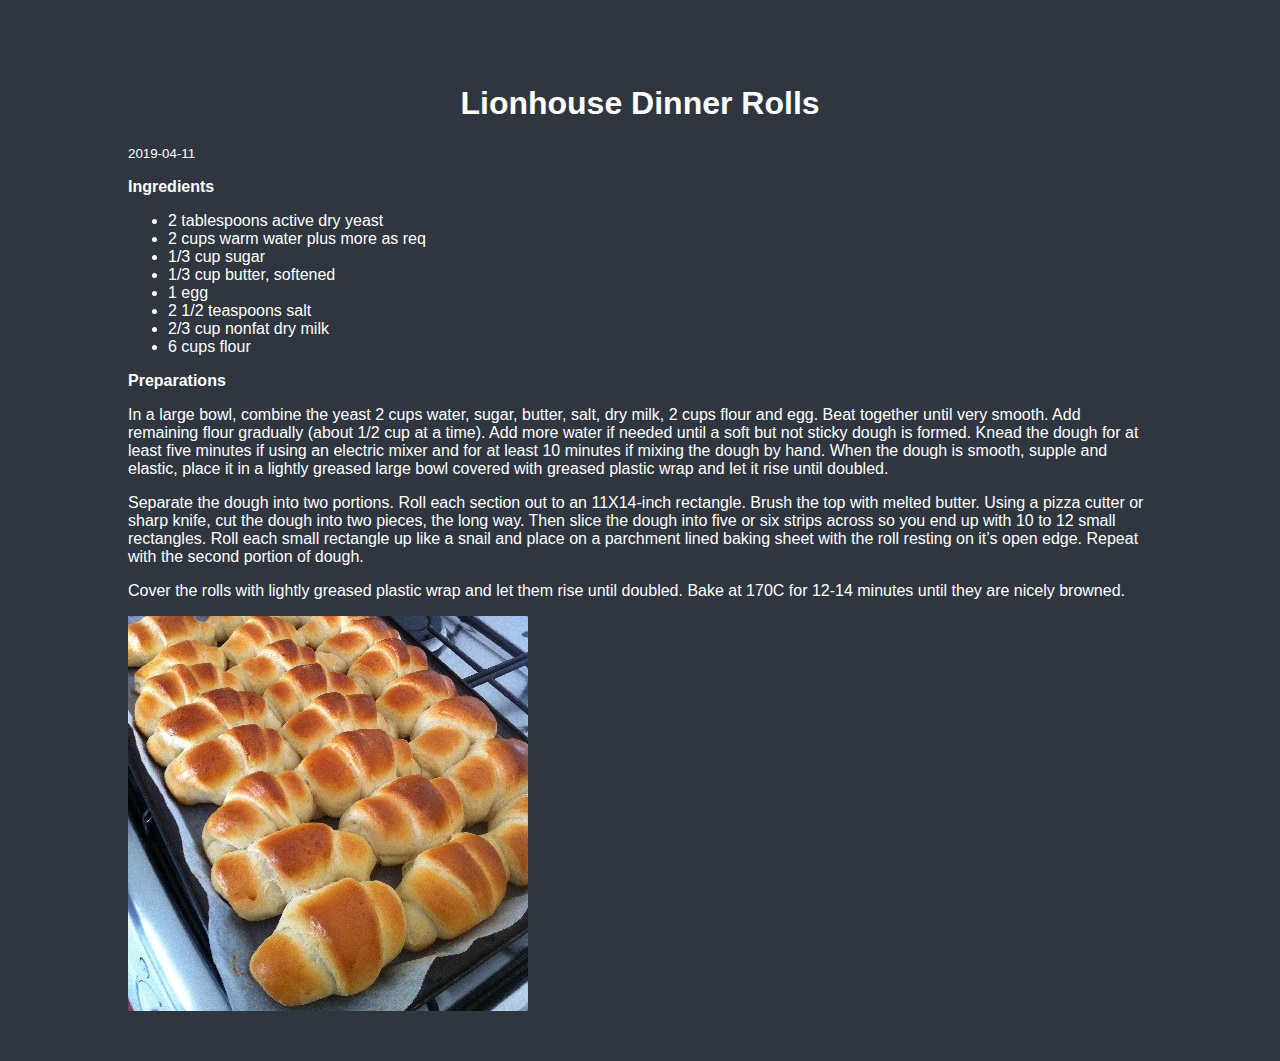
<file: posts/lionhouse-rolls.html>
<!DOCTYPE html>

<html lang="en">
<head>
    <meta charset="UTF-8">
    <meta name="viewport" content="width=device-width, initial-scale=1.0">
    <meta http-equiv="X-UA-Compatible" content="ie=edge">
    <!--link rel="stylesheet" href="https://cdn.jsdelivr.net/npm/picnic@6.5.0/picnic.min.css"-->
    <link rel="stylesheet" href="../css/styless.min.css">
    <title>My Recipes</title>
    <style>
        .container {
            width: 80%;
            margin: auto;
            margin-top: 3em;
        }

        .mybutton {
            background: #f7786b;
            font-size: 0.75em;
        }
    </style>
</head>
<body class="container">
    
    

<h1>Lionhouse Dinner Rolls</h1>
<p>
    <small>2019-04-11</small>
    <p><strong>Ingredients</strong></p>

<ul>
<li>2 tablespoons active dry yeast</li>
<li>2 cups warm water plus more as req</li>
<li>1/3 cup sugar</li>
<li>1/3 cup butter, softened</li>
<li>1 egg</li>
<li>2 1/2 teaspoons salt</li>
<li>2/3 cup nonfat dry milk</li>
<li>6 cups flour</li>
</ul>

<p><strong>Preparations</strong></p>

<p>In a large bowl, combine the yeast 2 cups water, sugar, butter, salt, dry milk, 2 cups flour and egg. Beat together until very smooth. Add remaining flour gradually (about 1/2 cup at a time). Add more water if needed until a soft but not sticky dough is formed. Knead the dough for at least five minutes if using an electric mixer and for at least 10 minutes if mixing the dough by hand. When the dough is smooth, supple and elastic, place it in a lightly greased large bowl covered with greased plastic wrap and let it rise until doubled.</p>

<p>Separate the dough into two portions. Roll each section out to an 11X14-inch rectangle. Brush the top with melted butter. Using a pizza cutter or sharp knife, cut the dough into two pieces, the long way. Then slice the dough into five or six strips across so you end up with 10 to 12 small rectangles. Roll each small rectangle up like a snail and place on a parchment lined baking sheet with the roll resting on it’s open edge. Repeat with the second portion of dough.</p>

<p>Cover the rolls with lightly greased plastic wrap and let them rise until doubled. Bake at 170C for 12-14 minutes until they are nicely browned.</p>

    <img src="../img/rolls.jpg">
</p>



    <br>

</body>
</html>
</file>
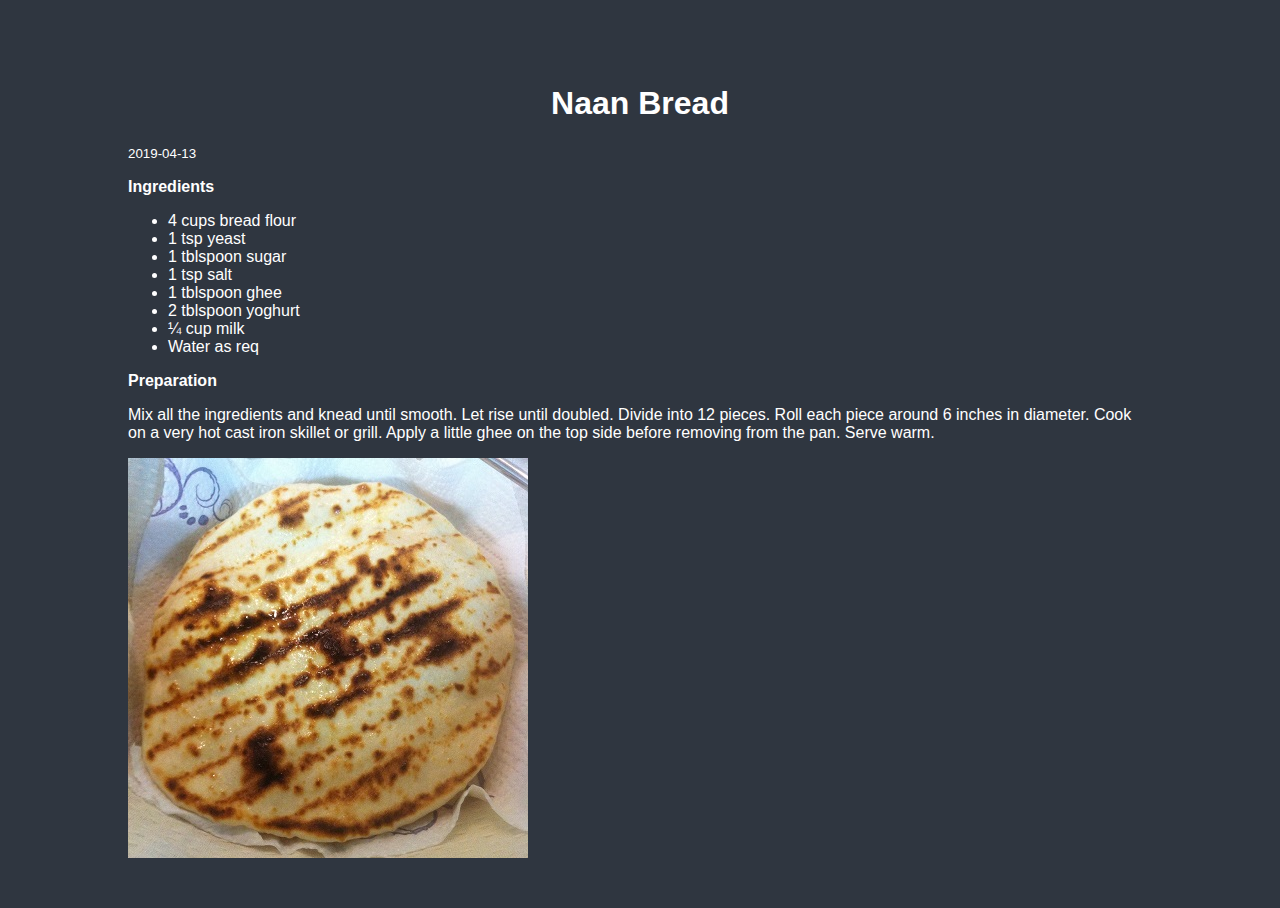
<file: posts/naan.html>
<!DOCTYPE html>

<html lang="en">
<head>
    <meta charset="UTF-8">
    <meta name="viewport" content="width=device-width, initial-scale=1.0">
    <meta http-equiv="X-UA-Compatible" content="ie=edge">
    <!--link rel="stylesheet" href="https://cdn.jsdelivr.net/npm/picnic@6.5.0/picnic.min.css"-->
    <link rel="stylesheet" href="../css/styless.min.css">
    <title>My Recipes</title>
    <style>
        .container {
            width: 80%;
            margin: auto;
            margin-top: 3em;
        }

        .mybutton {
            background: #f7786b;
            font-size: 0.75em;
        }
    </style>
</head>
<body class="container">
    
    

<h1>Naan Bread</h1>
<p>
    <small>2019-04-13</small>
    <p><strong>Ingredients</strong></p>

<ul>
<li>4 cups bread flour</li>
<li>1 tsp yeast</li>
<li>1 tblspoon sugar</li>
<li>1 tsp salt</li>
<li>1 tblspoon ghee</li>
<li>2 tblspoon yoghurt</li>
<li>¼ cup milk</li>
<li>Water as req</li>
</ul>

<p><strong>Preparation</strong></p>

<p>Mix all the ingredients and knead until smooth. Let rise until doubled. Divide into 12 pieces. Roll each piece around 6 inches in diameter. Cook on a very hot cast iron skillet or grill. Apply a little ghee on the top side before removing from the pan. Serve warm.</p>

    <img src="../img/naan.jpg">
</p>



    <br>

</body>
</html>
</file>
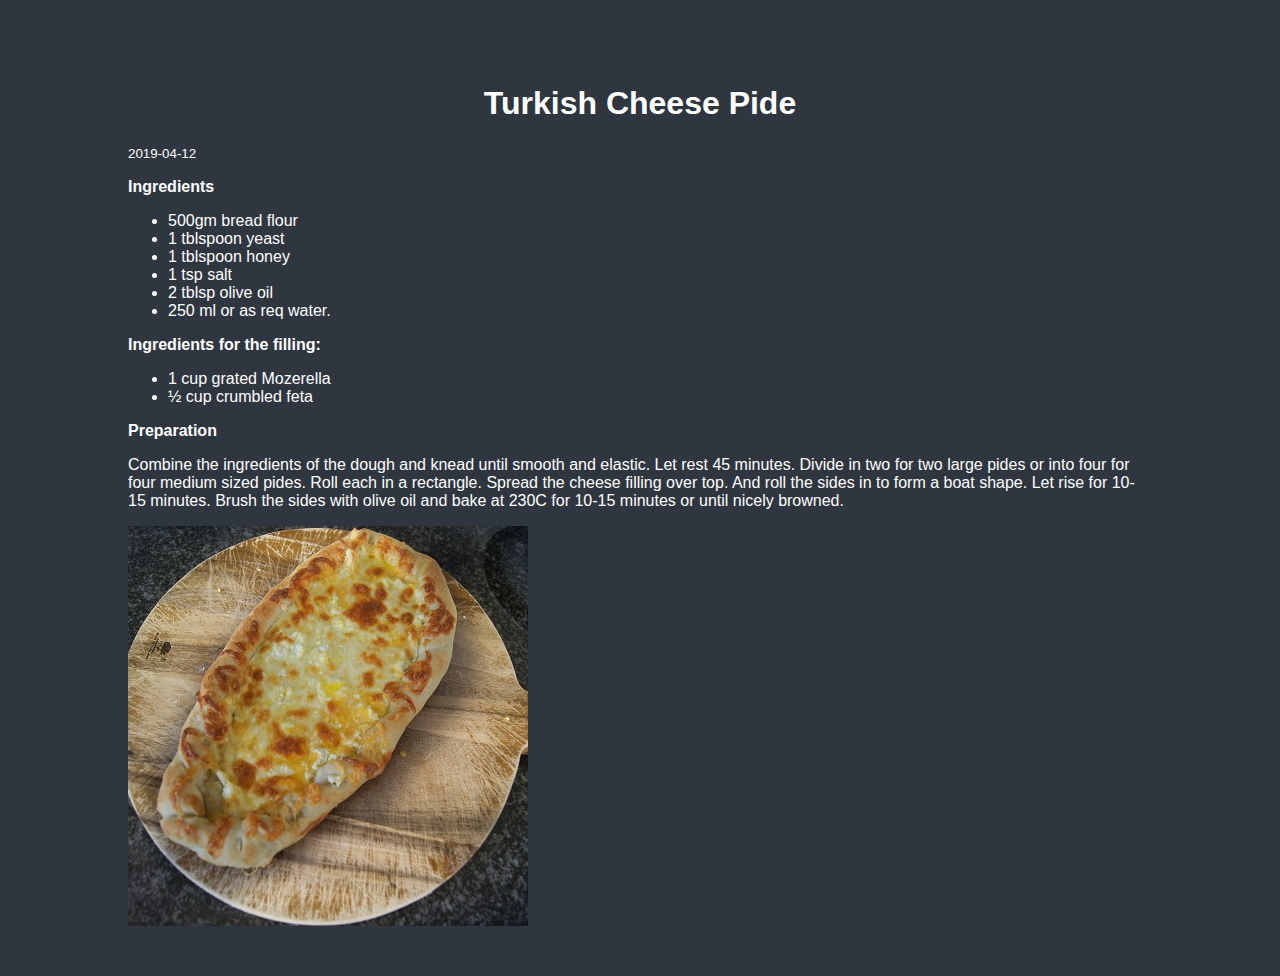
<file: posts/turkish-pide.html>
<!DOCTYPE html>

<html lang="en">
<head>
    <meta charset="UTF-8">
    <meta name="viewport" content="width=device-width, initial-scale=1.0">
    <meta http-equiv="X-UA-Compatible" content="ie=edge">
    <!--link rel="stylesheet" href="https://cdn.jsdelivr.net/npm/picnic@6.5.0/picnic.min.css"-->
    <link rel="stylesheet" href="../css/styless.min.css">
    <title>My Recipes</title>
    <style>
        .container {
            width: 80%;
            margin: auto;
            margin-top: 3em;
        }

        .mybutton {
            background: #f7786b;
            font-size: 0.75em;
        }
    </style>
</head>
<body class="container">
    
    

<h1>Turkish Cheese Pide</h1>
<p>
    <small>2019-04-12</small>
    <p><strong>Ingredients</strong></p>

<ul>
<li>500gm bread flour</li>
<li>1 tblspoon yeast</li>
<li>1 tblspoon honey</li>
<li>1 tsp salt</li>
<li>2 tblsp olive oil</li>
<li>250 ml or as req water.</li>
</ul>

<p><strong>Ingredients for the filling:</strong></p>

<ul>
<li>1 cup grated Mozerella</li>
<li>½ cup crumbled feta </li>
</ul>

<p><strong>Preparation</strong></p>

<p>Combine the ingredients of the dough and knead until smooth and elastic. Let rest 45 minutes. Divide in two for two large pides or into four for four medium sized pides. Roll each in a rectangle. Spread the cheese filling over top. And roll the sides in to form a boat shape. Let rise for 10-15 minutes. Brush the sides with olive oil and bake at 230C for 10-15 minutes or until nicely browned.</p>

    <img src="../img/pide.jpg">
</p>



    <br>

</body>
</html>
</file>
<file: icomoon/demo-files/demo.css>
body {
  padding: 0;
  margin: 0;
  font-family: sans-serif;
  font-size: 1em;
  line-height: 1.5;
  color: #555;
  background: #fff;
}
h1 {
  font-size: 1.5em;
  font-weight: normal;
}
small {
  font-size: .66666667em;
}
a {
  color: #e74c3c;
  text-decoration: none;
}
a:hover, a:focus {
  box-shadow: 0 1px #e74c3c;
}
.bshadow0, input {
  box-shadow: inset 0 -2px #e7e7e7;
}
input:hover {
  box-shadow: inset 0 -2px #ccc;
}
input, fieldset {
  font-family: sans-serif;
  font-size: 1em;
  margin: 0;
  padding: 0;
  border: 0;
}
input {
  color: inherit;
  line-height: 1.5;
  height: 1.5em;
  padding: .25em 0;
}
input:focus {
  outline: none;
  box-shadow: inset 0 -2px #449fdb;
}
.glyph {
  font-size: 16px;
  width: 15em;
  padding-bottom: 1em;
  margin-right: 4em;
  margin-bottom: 1em;
  float: left;
  overflow: hidden;
}
.liga {
  width: 80%;
  width: calc(100% - 2.5em);
}
.talign-right {
  text-align: right;
}
.talign-center {
  text-align: center;
}
.bgc1 {
  background: #f1f1f1;
}
.fgc1 {
  color: #999;
}
.fgc0 {
  color: #000;
}
p {
  margin-top: 1em;
  margin-bottom: 1em;
}
.mvm {
  margin-top: .75em;
  margin-bottom: .75em;
}
.mtn {
  margin-top: 0;
}
.mtl, .mal {
  margin-top: 1.5em;
}
.mbl, .mal {
  margin-bottom: 1.5em;
}
.mal, .mhl {
  margin-left: 1.5em;
  margin-right: 1.5em;
}
.mhmm {
  margin-left: 1em;
  margin-right: 1em;
}
.mls {
  margin-left: .25em;
}
.ptl {
  padding-top: 1.5em;
}
.pbs, .pvs {
  padding-bottom: .25em;
}
.pvs, .pts {
  padding-top: .25em;
}
.unit {
  float: left;
}
.unitRight {
  float: right;
}
.size1of2 {
  width: 50%;
}
.size1of1 {
  width: 100%;
}
.clearfix:before, .clearfix:after {
  content: " ";
  display: table;
}
.clearfix:after {
  clear: both;
}
.hidden-true {
  display: none;
}
.textbox0 {
  width: 3em;
  background: #f1f1f1;
  padding: .25em .5em;
  line-height: 1.5;
  height: 1.5em;
}
#testDrive {
  display: block;
  padding-top: 24px;
  line-height: 1.5;
}
.fs0 {
  font-size: 16px;
}
.fs1 {
  font-size: 32px;
}
.fs2 {
  font-size: 32px;
}
</file>
<file: icomoon/style.css>
@font-face {
  font-family: 'icomoon';
  src:  url('fonts/icomoon.eot?x6oj57');
  src:  url('fonts/icomoon.eot?x6oj57#iefix') format('embedded-opentype'),
    url('fonts/icomoon.ttf?x6oj57') format('truetype'),
    url('fonts/icomoon.woff?x6oj57') format('woff'),
    url('fonts/icomoon.svg?x6oj57#icomoon') format('svg');
  font-weight: normal;
  font-style: normal;
  font-display: block;
}

[class^="icon-"], [class*=" icon-"] {
  /* use !important to prevent issues with browser extensions that change fonts */
  font-family: 'icomoon' !important;
  font-style: normal;
  font-weight: normal;
  font-variant: normal;
  text-transform: none;
  line-height: 1;

  /* Better Font Rendering =========== */
  -webkit-font-smoothing: antialiased;
  -moz-osx-font-smoothing: grayscale;
}

.icon-Sweets:before {
  content: "\e900";
}
.icon-Starters:before {
  content: "\e901";
}
.icon-my-recipes .path1:before {
  content: "\e902";
  color: rgb(241, 91, 43);
}
.icon-my-recipes .path2:before {
  content: "\e903";
  margin-left: -2.6201171875em;
  color: rgb(149, 26, 29);
}
.icon-my-recipes .path3:before {
  content: "\e904";
  margin-left: -2.6201171875em;
  color: rgb(241, 91, 43);
}
.icon-my-recipes .path4:before {
  content: "\e905";
  margin-left: -2.6201171875em;
  color: rgb(149, 26, 29);
}
.icon-my-recipes .path5:before {
  content: "\e906";
  margin-left: -2.6201171875em;
  color: rgb(241, 91, 43);
}
.icon-Meals:before {
  content: "\e907";
}
.icon-Drinks:before {
  content: "\e908";
}
.icon-Bread:before {
  content: "\e909";
}
.icon-home:before {
  content: "\e90a";
}
.icon-facebook2:before {
  content: "\ea91";
}
.icon-twitter:before {
  content: "\ea96";
}
.icon-github:before {
  content: "\eab0";
}
.icon-soundcloud:before {
  content: "\eac3";
}
</file>
<file: css/styless.min.css>
.container{max-width:80%;margin:0 auto;padding:1em}.auglysing{background:#2f3640;grid-area:auglysing;border:1px dotted;padding:1em;text-align:center;color:#fff}.sMedia a{margin-top:1.5em;text-decoration:none}.sMedia{border:#fff;display:-webkit-box;display:-ms-flexbox;display:flex;-webkit-box-orient:horizontal;-webkit-box-direction:normal;-ms-flex-flow:row;flex-flow:row;position:relative;-ms-flex-pack:distribute;justify-content:space-around}.gap-4{grid-gap:4em}.col-2{display:-ms-grid;display:grid;-ms-grid-columns:1fr;grid-template-columns:1fr;grid-gap:2em}.col-3{display:-ms-grid;display:grid;-ms-grid-columns:1fr;grid-template-columns:1fr;grid-gap:2em}.col-4{display:-ms-grid;display:grid;-ms-grid-columns:1fr;grid-template-columns:1fr;grid-gap:2em}.topmenu li :hover,.active{background:#3f4650}.topmenu a{color:#fff;text-decoration:none}.topmenu{display:-ms-grid;display:grid;-ms-grid-columns:1fr;grid-template-columns:1fr;grid-gap:2em}@media screen and (min-width: 37.5em){.container{max-width:40em;margin:0 auto}.col-2{display:-ms-grid;display:grid;-ms-grid-columns:1fr;grid-template-columns:1fr;grid-gap:2em}.col-3{display:-ms-grid;display:grid;-ms-grid-columns:1fr 1fr;grid-template-columns:1fr 1fr;grid-gap:2em}.col-4{display:-ms-grid;display:grid;-ms-grid-columns:1fr 1fr;grid-template-columns:1fr 1fr;grid-gap:2em}.topmenu{display:-ms-grid;display:grid;-ms-grid-columns:1fr 1fr 1fr;grid-template-columns:1fr 1fr 1fr;grid-gap:2em}}@media screen and (min-width: 60em){.container{max-width:70em;margin:0 auto}.col-2{display:-ms-grid;display:grid;-ms-grid-columns:1fr 1fr;grid-template-columns:1fr 1fr;grid-gap:2em}.col-3{display:-ms-grid;display:grid;-ms-grid-columns:1fr 1fr 1fr;grid-template-columns:1fr 1fr 1fr;grid-gap:2em}.col-4{display:-ms-grid;display:grid;-ms-grid-columns:1fr 1fr 1fr 1fr;grid-template-columns:1fr 1fr 1fr 1fr;grid-gap:2em}.topmenu{display:-ms-grid;display:grid;-ms-grid-columns:1fr 1fr 1fr 1fr 1fr 1fr;grid-template-columns:1fr 1fr 1fr 1fr 1fr 1fr;grid-gap:2em}.sMedia{display:block;position:fixed;top:7em;right:.4em;height:10em;width:2.5em}}@font-face{font-family:'icomoon';src:url("../fonts/icomoon.eot?x6oj57");src:url("../fonts/icomoon.eot?x6oj57#iefix") format("embedded-opentype"),url("../fonts/icomoon.ttf?x6oj57") format("truetype"),url("../fonts/icomoon.woff?x6oj57") format("woff"),url("../fonts/icomoon.svg?x6oj57#icomoon") format("svg");font-weight:normal;font-style:normal;font-display:block}[class^="icon-"],[class*=" icon-"]{font-family:'icomoon' !important;font-style:normal;font-weight:normal;font-variant:normal;text-transform:none;line-height:1;font-size:200%;color:#FFF;-webkit-font-smoothing:antialiased;-moz-osx-font-smoothing:grayscale}.icon-Sweets:before{content:"\e900"}.icon-Starters:before{content:"\e901"}.icon-my-recipes .path1:before{content:"\e902";color:#f15b2b}.icon-my-recipes .path2:before{content:"\e903";margin-left:-2.6201171875em;color:#951a1d}.icon-my-recipes .path3:before{content:"\e904";margin-left:-2.6201171875em;color:#f15b2b}.icon-my-recipes .path4:before{content:"\e905";margin-left:-2.6201171875em;color:#951a1d}.icon-my-recipes .path5:before{content:"\e906";margin-left:-2.6201171875em;color:#f15b2b}.icon-Meals:before{content:"\e907"}.icon-Drinks:before{content:"\e908"}.icon-Bread:before{content:"\e909"}.icon-home:before{content:"\e90a"}.icon-facebook2:before{content:"\ea91"}.icon-twitter:before{content:"\ea96"}.icon-github:before{content:"\eab0"}.icon-soundcloud:before{content:"\eac3"}.mySlides{display:none}img{vertical-align:middle}.slideshow-container{max-width:1000px;position:relative;margin:auto}.prev,.next{cursor:pointer;position:absolute;top:50%;width:auto;padding:16px;margin-top:-22px;color:white;font-weight:bold;font-size:18px;-webkit-transition:0.6s ease;transition:0.6s ease;border-radius:0 3px 3px 0;-webkit-user-select:none;-moz-user-select:none;-ms-user-select:none;user-select:none}.prev{right:42em}.next{left:42em;border-radius:3px 0 0 3px}.prev:hover,.next:hover{background-color:rgba(0,0,0,0.8)}.text{color:#fff;font-size:15px;padding:8px 12px;position:absolute;bottom:0;width:100%;text-align:center}.numbertext{left:10em;color:#fff;font-size:15px;padding:8px 12px;position:absolute;bottom:0;width:100%;text-align:center}.dot{cursor:pointer;height:15px;width:15px;margin:0 2px;background-color:#bbb;border-radius:50%;display:inline-block;-webkit-transition:background-color 0.6s ease;transition:background-color 0.6s ease}.active,.dot:hover{background-color:#717171}.fade{-webkit-animation-name:fade;-webkit-animation-duration:1.5s;animation-name:fade;animation-duration:1.5s}@-webkit-keyframes fade{from{opacity:.4}to{opacity:1}}@keyframes fade{from{opacity:.4}to{opacity:1}}@media only screen and (max-width: 300px){.prev,.next,.text{font-size:11px}}*{font-family:'Raleway', sans-serif}h1{text-align:center}body{background-color:#2f3640;color:#fff}.ad{left:-250px;width:100px;height:100px;position:relative;-webkit-animation-name:example;animation-name:example;-webkit-animation-duration:10s;animation-duration:10s}@-webkit-keyframes example{0%{left:500px;top:0px}100%{left:-500px;top:0px}}@keyframes example{0%{left:500px;top:0px}100%{left:-500px;top:0px}}.ad1 *{left:0;position:relative;-webkit-animation-name:example;animation-name:example;color:#fff;text-decoration:none;-webkit-animation-duration:3s;animation-duration:3s}@keyframes example{0%{left:500px;top:0px}100%{left:250;top:0px}}.card{background-color:#fff;color:#000;border-radius:.4em;padding:1em}.card a{background:#353b48;-webkit-transition:all 0.3s;transition:all 0.3s;color:#fff;padding:.15em;text-decoration:none;border:0.5;border-radius:1.2em}img{max-width:100%;height:auto}.stretch{display:-ms-grid;display:grid;-webkit-box-pack:stretch;-ms-flex-pack:stretch;justify-content:stretch}.container{width:80%;margin:auto;margin-top:3em}.mybutton{background:#353b48;color:#fff;border:0.5;font-size:0.75em;margin:.3em 0;cursor:pointer;-webkit-transition:all 0.3s;transition:all 0.3s;border-radius:1.2em;height:auto;-webkit-box-shadow:0 0 transparent inset;box-shadow:0 0 transparent inset}
/*# sourceMappingURL=styless.min.css.map */
</file>
